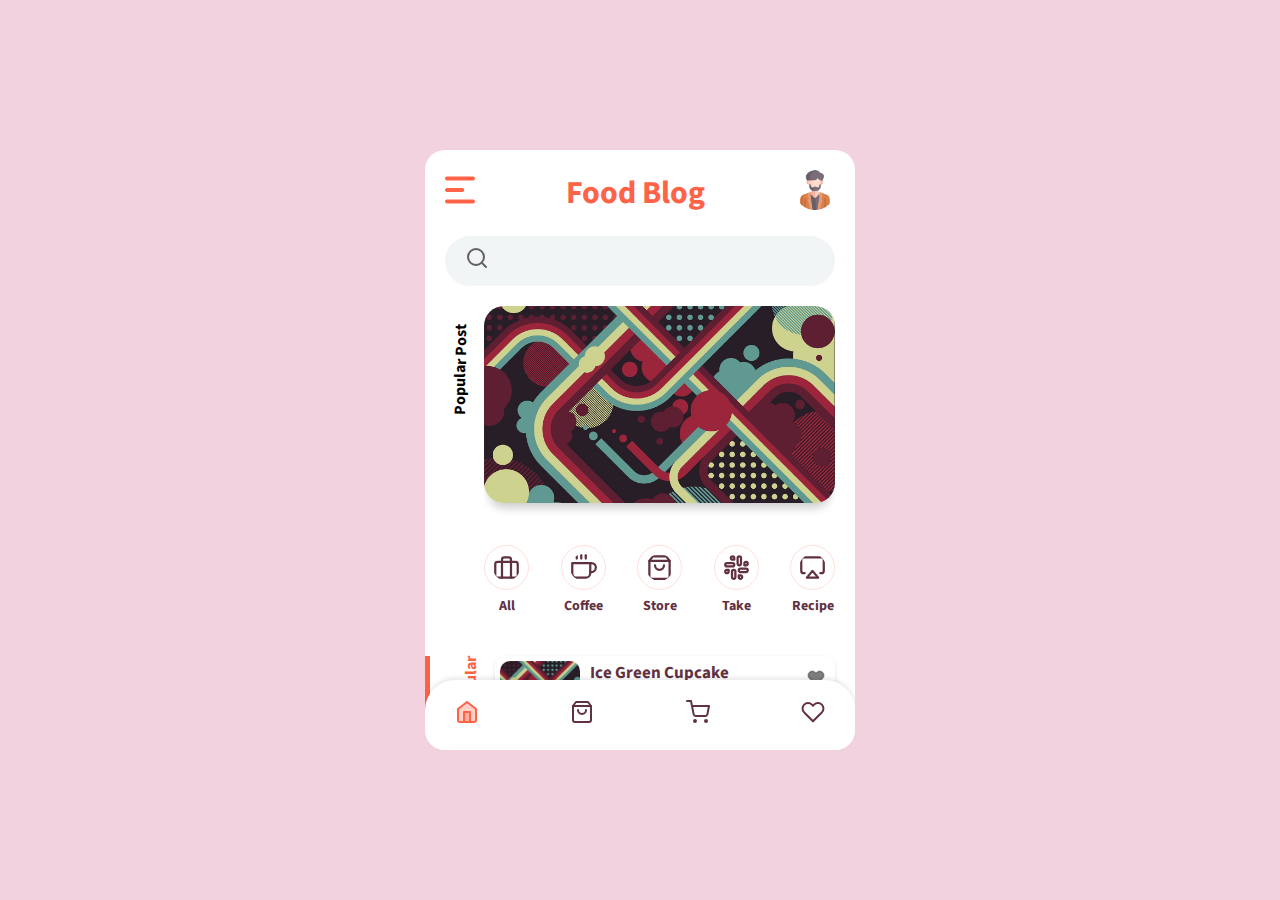
<file: index.html>
<!DOCTYPE html>
<html lang="en">
<head>
    <meta charset="UTF-8">
    <meta name="viewport" content="width=device-width, initial-scale=1.0">
    <title>Document</title>
    <link rel="stylesheet" href="scss/style.css">
    <style>
        body{
            height: 100vh;
        }
    </style>
</head>
<body>
    <iframe id="demoShow" src="home.html" frameborder="0"></iframe>
</body>
</html>
</file>
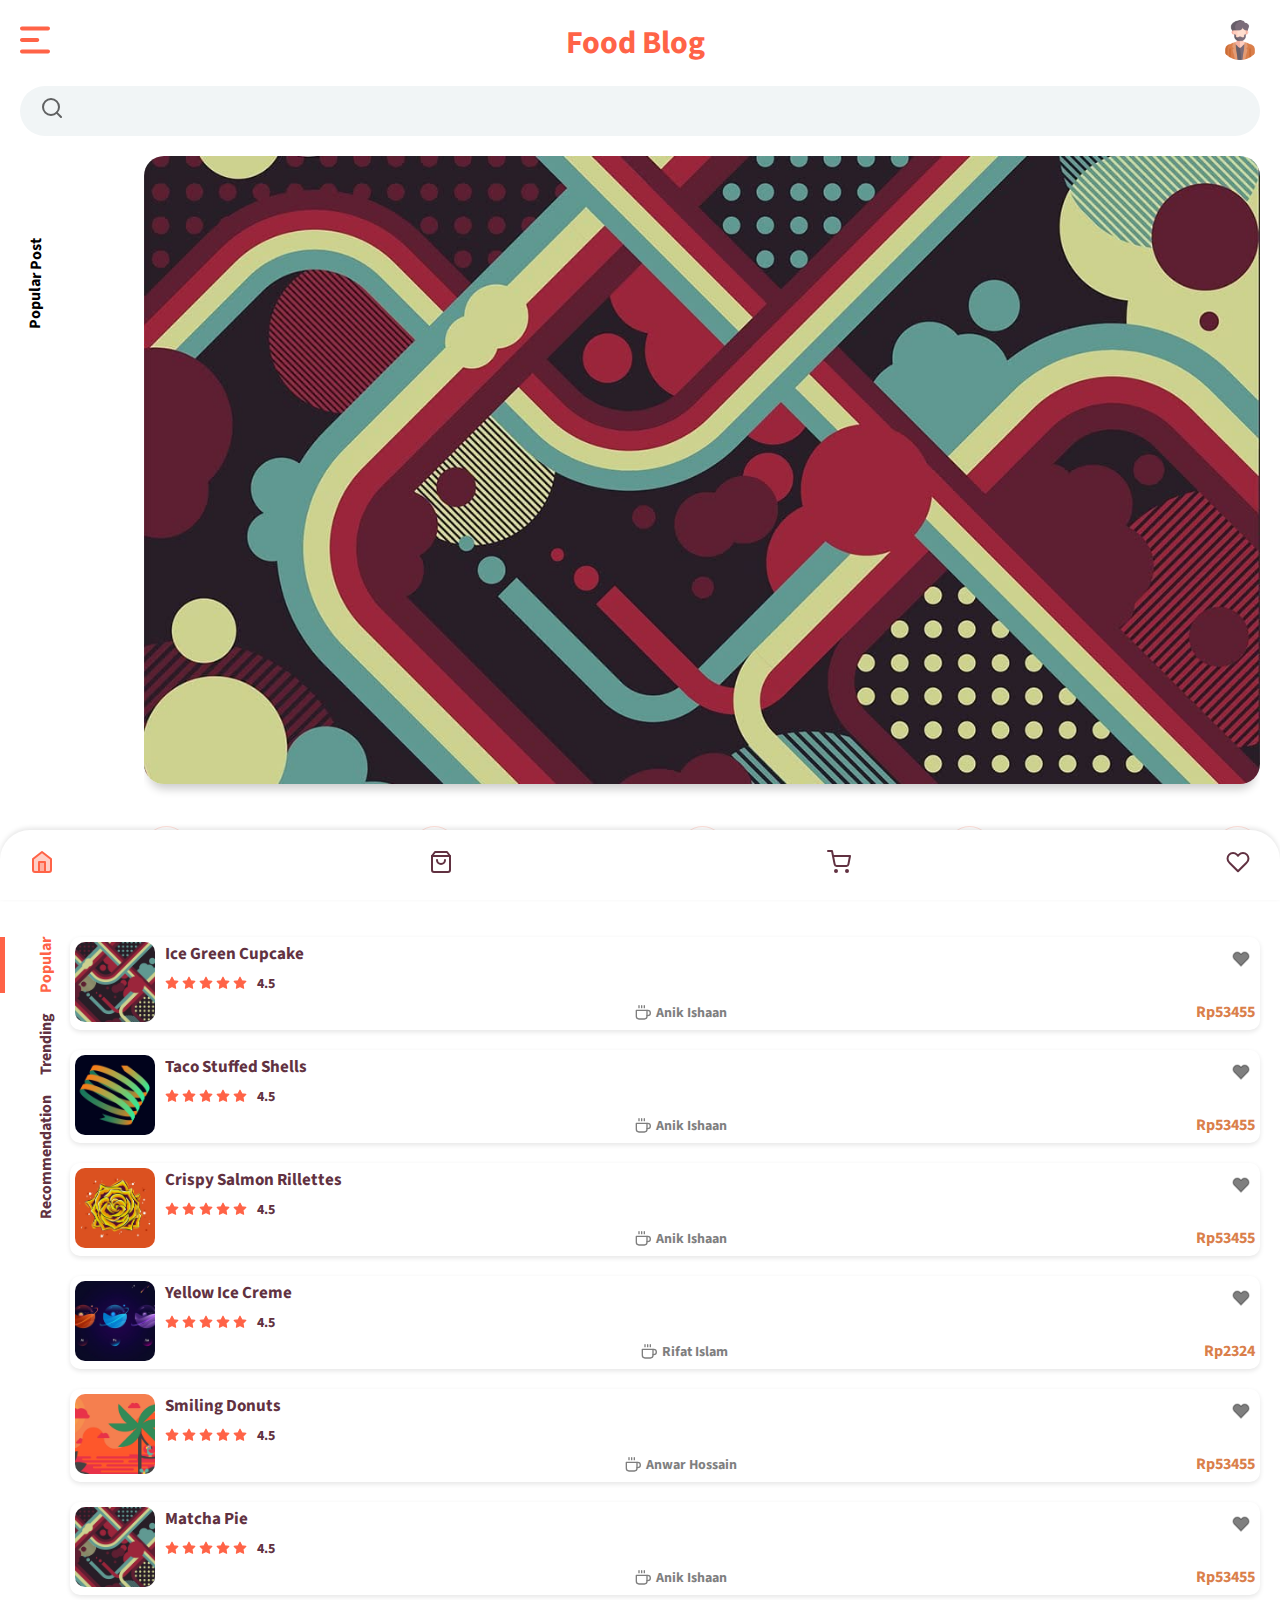
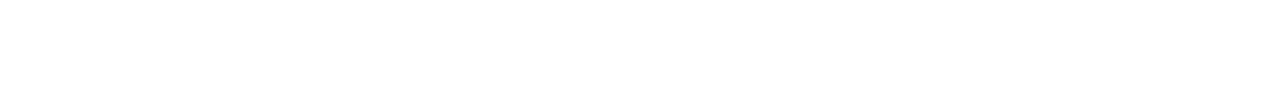
<file: home.html>
<!DOCTYPE html>
<html lang="en">
  <head>
    <meta charset="UTF-8" />
    <meta
      name="viewport"
      content="width=device-width, user-scalable=no, initial-scale=1.0, maximum-scale=1.0, minimum-scale=1.0"
    />
    <meta http-equiv="X-UA-Compatible" content="ie=edge" />
    <link rel="stylesheet" href="scss/style.css" />
    <link rel="stylesheet" href="assets/css/owl.carousel.min.css" />
    <title>Food Blog App</title>
  </head>
  <body>
    <div id="AppWrapper">
      <div class="content">
        <header class="menubar" aria-label="navigation">
          <a href="#" class="foodLog-menu">
            <img src="assets/img/icons/menu.svg" alt="menu" />
          </a>
          <a href="home.html" class="app-title">Food Blog</a>
          <div class="foodLog-avatar">
            <img src="assets/img/avatar.png" alt="avatar" />
          </div>
        </header>
        <!--Menubar End-->

        <form class="foodLog-searchbar" action="" method="get">
          <label for="foodLog-search">
            <i data-feather="search"></i>
          </label>
          <input
            type="search"
            id="foodLog-search"
            name="q"
            autocomplete="off"
          />
        </form>
        <!--Searchbar End-->

        <div class="foodLog-slider-box">
          <p class="title">Popular Post</p>
          <div class="owl-carousel owl-theme foodLog-slider">
            <a href="#" class="item">
              <img src="assets/img/illustration1.jpg" alt="illustration1" />
            </a>
            <a href="#" class="item">
              <img src="assets/img/illustration2.jpg" alt="illustration2" />
            </a>
            <a href="#" class="item">
              <img src="assets/img/illustration3.jpg" alt="illustration3" />
            </a>
            <a href="#" class="item">
              <img src="assets/img/illustration4.jpg" alt="illustration4" />
            </a>
            <a href="#" class="item">
              <img src="assets/img/illustration5.jpg" alt="illustration5" />
            </a>
          </div>
        </div>
        <!--Food Slider End-->

        <div class="foodLog-option">
          <ul>
            <li>
              <a href="#"><i data-feather="briefcase"></i> <span>All</span></a>
            </li>
            <li>
              <a href="#"><i data-feather="coffee"></i> <span>Coffee</span></a>
            </li>
            <li>
              <a href="#"
                ><i data-feather="shopping-bag"></i> <span>Store</span></a
              >
            </li>
            <li>
              <a href="#"><i data-feather="slack"></i> <span>Take</span></a>
            </li>
            <li>
              <a href="#"><i data-feather="airplay"></i> <span>Recipe</span></a>
            </li>
          </ul>
        </div>
        <!--Food Option End-->

        <div class="foodLog-post">
          <ul class="foodLog-tabItem">
            <li class="active"><a href="#" class="popular">Popular</a></li>
            <li><a href="#" class="Trending">Trending</a></li>
            <li><a href="#" class="recommendation">Recommendation</a></li>
          </ul>
          <!--Food Tab Item Trigger End-->

          <div class="foodLog-post-list">
            <div class="post-list">
              <div class="post-thumb">
                <img src="assets/img/illustration1.jpg" alt="thumbnail1" />
              </div>
              <div class="post-meta-data">
                <h2 class="title">
                  <a href="#" class="post-link">Ice Green Cupcake</a>
                </h2>
                <a href="#" class="like-post"><i data-feather="heart"></i></a>
                <div class="post-rating">
                  <ul>
                    <li><i data-feather="star"></i></li>
                    <li><i data-feather="star"></i></li>
                    <li><i data-feather="star"></i></li>
                    <li><i data-feather="star"></i></li>
                    <li><i data-feather="star"></i></li>
                  </ul>
                  <span>4.5</span>
                </div>
                <div class="nameAndPrice">
                  <div
                    class="foodLog-desc"
                    data-desc="Heat the oil in a medium pan over a medium heat. Fry the onion and garlic for 8-10 mins until soft. Add the chorizo and fry for 5 mins more. Tip in the tomatoes and sugar, and season. Bring to a simmer, then add the gnocchi and cook for 8 mins, stirring often, until soft. Heat the grill to high."
                  ></div>
                  <div class="name">
                    <i data-feather="coffee"></i> <span>Anik Ishaan</span>
                  </div>
                  <span class="price">Rp53455</span>
                </div>
              </div>
            </div>
            <!-- Single Post End -->

            <div class="post-list">
              <div class="post-thumb">
                <img src="assets/img/illustration2.jpg" alt="thumbnail1" />
              </div>
              <div class="post-meta-data">
                <h2 class="title">
                  <a href="#" class="post-link">Taco Stuffed Shells</a>
                </h2>
                <a href="#" class="like-post"><i data-feather="heart"></i></a>
                <div class="post-rating">
                  <ul>
                    <li><i data-feather="star"></i></li>
                    <li><i data-feather="star"></i></li>
                    <li><i data-feather="star"></i></li>
                    <li><i data-feather="star"></i></li>
                    <li><i data-feather="star"></i></li>
                  </ul>
                  <span>4.5</span>
                </div>
                <div class="nameAndPrice">
                  <div
                    class="foodLog-desc"
                    data-desc="Heat the oil in a medium pan over a medium heat. Fry the onion and garlic for 8-10 mins until soft. Add the chorizo and fry for 5 mins more. Tip in the tomatoes and sugar, and season. Bring to a simmer, then add the gnocchi and cook for 8 mins, stirring often, until soft. Heat the grill to high."
                  ></div>
                  <div class="name">
                    <i data-feather="coffee"></i> <span>Anik Ishaan</span>
                  </div>
                  <span class="price">Rp53455</span>
                </div>
              </div>
            </div>
            <!-- Single Post End -->

            <div class="post-list">
              <div class="post-thumb">
                <img src="assets/img/illustration3.jpg" alt="thumbnail1" />
              </div>
              <div class="post-meta-data">
                <h2 class="title">
                  <a href="#" class="post-link">Crispy Salmon Rillettes</a>
                </h2>
                <a href="#" class="like-post"><i data-feather="heart"></i></a>
                <div class="post-rating">
                  <ul>
                    <li><i data-feather="star"></i></li>
                    <li><i data-feather="star"></i></li>
                    <li><i data-feather="star"></i></li>
                    <li><i data-feather="star"></i></li>
                    <li><i data-feather="star"></i></li>
                  </ul>
                  <span>4.5</span>
                </div>
                <div class="nameAndPrice">
                  <div
                    class="foodLog-desc"
                    data-desc="Heat the oil in a medium pan over a medium heat. Fry the onion and garlic for 8-10 mins until soft. Add the chorizo and fry for 5 mins more. Tip in the tomatoes and sugar, and season. Bring to a simmer, then add the gnocchi and cook for 8 mins, stirring often, until soft. Heat the grill to high."
                  ></div>
                  <div class="name">
                    <i data-feather="coffee"></i> <span>Anik Ishaan</span>
                  </div>
                  <span class="price">Rp53455</span>
                </div>
              </div>
            </div>
            <!-- Single Post End -->

            <div class="post-list">
              <div class="post-thumb">
                <img src="assets/img/illustration4.jpg" alt="thumbnail1" />
              </div>
              <div class="post-meta-data">
                <h2 class="title">
                  <a href="#" class="post-link">Yellow Ice Creme</a>
                </h2>
                <a href="#" class="like-post"><i data-feather="heart"></i></a>
                <div class="post-rating">
                  <ul>
                    <li><i data-feather="star"></i></li>
                    <li><i data-feather="star"></i></li>
                    <li><i data-feather="star"></i></li>
                    <li><i data-feather="star"></i></li>
                    <li><i data-feather="star"></i></li>
                  </ul>
                  <span>4.5</span>
                </div>
                <div class="nameAndPrice">
                  <div
                    class="foodLog-desc"
                    data-desc="Heat the oil in a medium pan over a medium heat. Fry the onion and garlic for 8-10 mins until soft. Add the chorizo and fry for 5 mins more. Tip in the tomatoes and sugar, and season. Bring to a simmer, then add the gnocchi and cook for 8 mins, stirring often, until soft. Heat the grill to high."
                  ></div>
                  <div class="name">
                    <i data-feather="coffee"></i> <span>Rifat Islam</span>
                  </div>
                  <span class="price">Rp2324</span>
                </div>
              </div>
            </div>
            <!-- Single Post End -->

            <div class="post-list">
              <div class="post-thumb">
                <img src="assets/img/illustration5.jpg" alt="thumbnail1" />
              </div>
              <div class="post-meta-data">
                <h2 class="title">
                  <a href="#" class="post-link">Smiling Donuts</a>
                </h2>
                <a href="#" class="like-post"><i data-feather="heart"></i></a>
                <div class="post-rating">
                  <ul>
                    <li><i data-feather="star"></i></li>
                    <li><i data-feather="star"></i></li>
                    <li><i data-feather="star"></i></li>
                    <li><i data-feather="star"></i></li>
                    <li><i data-feather="star"></i></li>
                  </ul>
                  <span>4.5</span>
                </div>
                <div class="nameAndPrice">
                  <div
                    class="foodLog-desc"
                    data-desc="Heat the oil in a medium pan over a medium heat. Fry the onion and garlic for 8-10 mins until soft. Add the chorizo and fry for 5 mins more. Tip in the tomatoes and sugar, and season. Bring to a simmer, then add the gnocchi and cook for 8 mins, stirring often, until soft. Heat the grill to high."
                  ></div>
                  <div class="name">
                    <i data-feather="coffee"></i> <span>Anwar Hossain</span>
                  </div>
                  <span class="price">Rp53455</span>
                </div>
              </div>
            </div>
            <!-- Single Post End -->

            <div class="post-list">
              <div class="post-thumb">
                <img src="assets/img/illustration1.jpg" alt="thumbnail1" />
              </div>
              <div class="post-meta-data">
                <h2 class="title">
                  <a href="#" class="post-link">Matcha Pie</a>
                </h2>
                <a href="#" class="like-post"><i data-feather="heart"></i></a>
                <div class="post-rating">
                  <ul>
                    <li><i data-feather="star"></i></li>
                    <li><i data-feather="star"></i></li>
                    <li><i data-feather="star"></i></li>
                    <li><i data-feather="star"></i></li>
                    <li><i data-feather="star"></i></li>
                  </ul>
                  <span>4.5</span>
                </div>
                <div class="nameAndPrice">
                  <div
                    class="foodLog-desc"
                    data-desc="Heat the oil in a medium pan over a medium heat. Fry the onion and garlic for 8-10 mins until soft. Add the chorizo and fry for 5 mins more. Tip in the tomatoes and sugar, and season. Bring to a simmer, then add the gnocchi and cook for 8 mins, stirring often, until soft. Heat the grill to high."
                  ></div>
                  <div class="name">
                    <i data-feather="coffee"></i> <span>Anik Ishaan</span>
                  </div>
                  <span class="price">Rp53455</span>
                </div>
              </div>
            </div>
            <!-- Single Post End -->
          </div>
        </div>
        <!--Food Post List End-->

        <div class="foodLog-navbar">
          <ul>
            <li class="active">
              <a href="#"><i data-feather="home"></i></a>
            </li>
            <li>
              <a href="#"><i data-feather="shopping-bag"></i></a>
            </li>
            <li>
              <a href="#"><i data-feather="shopping-cart"></i></a>
            </li>
            <li>
              <a href="#"><i data-feather="heart"></i></a>
            </li>
          </ul>
        </div>
        <!-- Fix Nav Bar -->
      </div>
    </div>

    <div class="sidebar none-showing">
      <div class="foodLog-profile">
        <a href="#" class="close-sidebar"><i data-feather="x"></i></a>
        <img src="assets/img/avatar.png" alt="avatar" />
        <div class="meta-data">
          <h3 class="name">Anik Ishaan</h3>
          <p>ID: <span>34534</span></p>
        </div>
      </div>
      <ul class="menu-list">
        <li class="divide"></li>
        <li class="active">
          <a href="#"><i data-feather="home"></i>Home</a>
        </li>
        <li>
          <a href="#"><i data-feather="user"></i>Profile</a>
        </li>
        <li>
          <a href="#"><i data-feather="map-pin"></i>Nearby me</a>
        </li>
        <li>
          <a href="#"><i data-feather="watch"></i>Watch</a>
        </li>
        <li>
          <a href="#"><i data-feather="bell"></i>Notification</a>
        </li>
        <li>
          <a href="#"><i data-feather="settings"></i>Settings</a>
        </li>
        <li>
          <a href="#"><i data-feather="headphones"></i>Support</a>
        </li>

        <li class="divide"></li>

        <li>
          <a href="#"><i data-feather="user"></i>Profile</a>
        </li>
        <li>
          <a href="#"><i data-feather="map-pin"></i>Nearby me</a>
        </li>
        <li>
          <a href="#"><i data-feather="watch"></i>Watch</a>
        </li>
        <li>
          <a href="#"><i data-feather="bell"></i>Notification</a>
        </li>
        <li>
          <a href="#"><i data-feather="settings"></i>Settings</a>
        </li>
        <li>
          <a href="#"><i data-feather="headphones"></i>Support</a>
        </li>
      </ul>
    </div>

    <script src="assets/js/jquery.js"></script>
    <script src="assets/js/owl.carousel.min.js"></script>
    <script src="assets/js/feather.min.js"></script>
    <script src="assets/js/main.js"></script>
  </body>
</html>
</file>
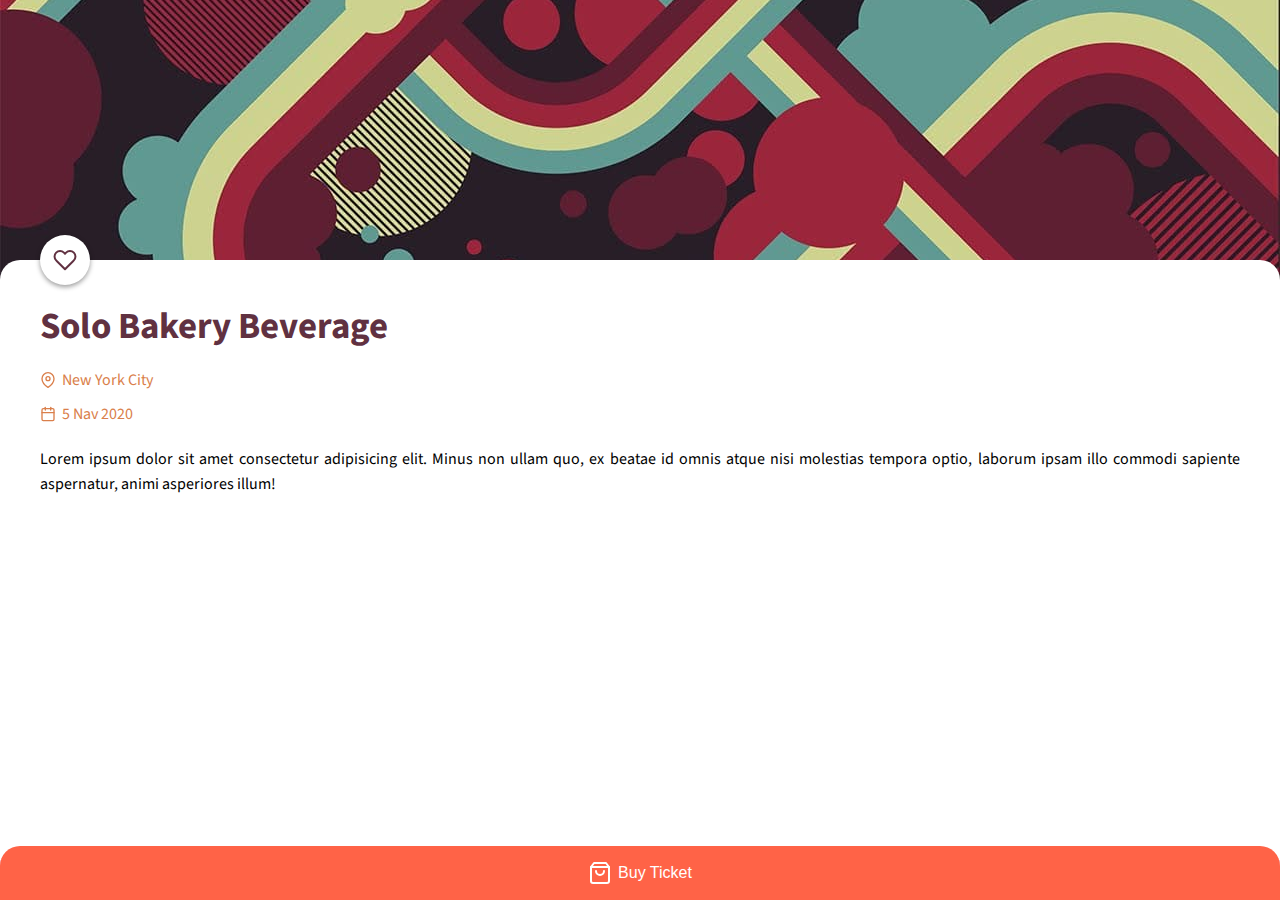
<file: single.html>
<!DOCTYPE html>
<html lang="en">
  <head>
    <meta charset="UTF-8" />
    <meta name="viewport" content="width=device-width, initial-scale=1.0" />
    <title>Document</title>
    <link rel="stylesheet" href="scss/style.css" />
  </head>
  <body>
    <div id="singlePageWrapper">
      <div class="container">
        <div class="foodLog-thumbnail">
          <img src="assets/img/illustration1.jpg" alt="thumbnail1" />
        </div>
        <div class="foodLog-post-content">
          <div class="innerBox">
            <a href="#" class="foodLog-post-rating"
              ><i data-feather="heart"></i
            ></a>
            <h1 class="post-title">
              Solo Bakery Beverage
            </h1>
            <ul class="meta-data">
              <li><i data-feather="map-pin"></i> New York City</li>
              <li><i data-feather="calendar"></i> 5 Nav 2020</li>
            </ul>
            <div class="info">
              <p>
                Lorem ipsum dolor sit amet consectetur adipisicing elit. Minus
                non ullam quo, ex beatae id omnis atque nisi molestias tempora
                optio, laborum ipsam illo commodi sapiente aspernatur, animi
                asperiores illum!
              </p>
            </div>
            <button type="button" class="buy-btn">
              <i data-feather="shopping-bag"></i> Buy Ticket
            </button>
          </div>
        </div>
      </div>
    </div>

    <script src="assets/js/jquery.js"></script>
    <script src="assets/js/feather.min.js"></script>
    <script src="assets/js/owl.carousel.min.js"></script>
    <script src="assets/js/main.js"></script>
  </body>
</html>
</file>
<file: scss/style.css>
/*
  All Mixin
*/
@import url("https://fonts.googleapis.com/css2?family=Source+Sans+Pro&display=swap");
* {
  -webkit-box-sizing: border-box;
          box-sizing: border-box;
}

html {
  font-family: "Source Sans Pro", sans-serif;
}

body {
  background-color: #f2d2df;
  width: 100%;
  display: -webkit-box;
  display: -ms-flexbox;
  display: flex;
  -webkit-box-pack: center;
      -ms-flex-pack: center;
          justify-content: center;
  -webkit-box-align: center;
      -ms-flex-align: center;
          align-items: center;
  margin: 0;
  padding: 0;
  overflow-x: hidden;
  overflow-y: scroll;
}

.divide {
  width: 90%;
  background-color: white;
  margin: 30px auto;
  height: 1px;
}

a {
  text-decoration: none;
  color: #613141;
}

a.closeOuterItem {
  position: fixed;
  top: 15px;
  left: 15px;
  z-index: 200;
  color: white;
}

#AppWrapper {
  position: relative;
  background-color: white;
  width: 100%;
  padding: 0 20px;
}

#AppWrapper header.menubar {
  width: 100%;
  margin-top: 20px;
  display: -webkit-box;
  display: -ms-flexbox;
  display: flex;
  -webkit-box-pack: justify;
      -ms-flex-pack: justify;
          justify-content: space-between;
  -webkit-box-align: center;
      -ms-flex-align: center;
          align-items: center;
}

#AppWrapper header.menubar .foodLog-menu {
  width: 30px;
  cursor: pointer;
}

#AppWrapper header.menubar a.app-title {
  font-size: 2rem;
  color: tomato;
  font-weight: bold;
}

#AppWrapper header.menubar .foodLog-avatar {
  width: 40px;
}

#AppWrapper header.menubar .foodLog-avatar img {
  width: 100%;
  height: auto;
  border-radius: 50%;
}

#AppWrapper .foodLog-searchbar {
  width: 100%;
  background-color: #f1f5f6;
  padding: 10px 20px;
  margin: 20px 0;
  border-radius: 230px;
  display: -webkit-box;
  display: -ms-flexbox;
  display: flex;
  -webkit-box-align: center;
      -ms-flex-align: center;
          align-items: center;
}

#AppWrapper .foodLog-searchbar label {
  width: 25px;
  opacity: 0.6;
}

#AppWrapper .foodLog-searchbar input {
  -webkit-box-flex: 1;
      -ms-flex: 1;
          flex: 1;
  border: none;
  outline: none;
  background-color: transparent;
  height: 100%;
  font-size: 20px;
  padding-left: 10px;
}

#AppWrapper .foodLog-slider-box {
  position: relative;
}

#AppWrapper .foodLog-slider-box .title {
  -webkit-transform: rotate(271deg);
          transform: rotate(271deg);
  position: absolute;
  left: -30px;
  top: 15%;
  font-weight: bold;
  font-size: 100%;
  z-index: 2;
}

#AppWrapper .foodLog-slider-box .owl-stage-outer {
  padding: 0 0 20px 0;
}

#AppWrapper .foodLog-slider-box .foodLog-slider {
  width: 90%;
  margin-left: 10%;
}

#AppWrapper .foodLog-slider-box .foodLog-slider .item img {
  border-radius: 20px;
  -webkit-box-shadow: 0 10px 10px -5px rgba(0, 0, 0, 0.2);
          box-shadow: 0 10px 10px -5px rgba(0, 0, 0, 0.2);
}

#AppWrapper .foodLog-option {
  padding-left: 10%;
}

#AppWrapper .foodLog-option ul {
  list-style-type: none;
  margin: 0;
  padding: 0;
  display: -webkit-box;
  display: -ms-flexbox;
  display: flex;
  -webkit-box-pack: justify;
      -ms-flex-pack: justify;
          justify-content: space-between;
}

#AppWrapper .foodLog-option li {
  display: inline-block;
  text-align: center;
}

#AppWrapper .foodLog-option li:hover svg {
  background-color: tomato;
  stroke: white;
}

#AppWrapper .foodLog-option li a {
  color: #613141;
}

#AppWrapper .foodLog-option li span {
  text-transform: capitalize;
  font-size: 14px;
  font-weight: bold;
  -webkit-user-select: none;
     -moz-user-select: none;
      -ms-user-select: none;
          user-select: none;
  display: block;
}

#AppWrapper .foodLog-option li svg {
  width: 45px;
  height: auto;
  padding: 8px;
  border-radius: 50%;
  border: 1px solid rgba(255, 99, 71, 0.2);
  -webkit-transition: all 0.5s;
  transition: all 0.5s;
}

#AppWrapper .foodLog-post {
  position: relative;
  margin: 40px 0 90px 0;
}

#AppWrapper .foodLog-post .foodLog-tabItem {
  position: absolute;
  left: -20px;
  top: 0;
  list-style-type: none;
  margin: 0;
  padding: 0;
}

#AppWrapper .foodLog-post .foodLog-tabItem li {
  -webkit-writing-mode: vertical-rl;
      -ms-writing-mode: tb-rl;
          writing-mode: vertical-rl;
  text-orientation: mixed;
  font-weight: bold;
  margin-bottom: 20px;
  -webkit-transform: rotate(180deg);
          transform: rotate(180deg);
  border-right: 5px solid transparent;
  -webkit-transition: all 0.5s;
  transition: all 0.5s;
}

#AppWrapper .foodLog-post .foodLog-tabItem li.active {
  border-color: tomato;
}

#AppWrapper .foodLog-post .foodLog-tabItem li.active a {
  color: tomato;
}

#AppWrapper .foodLog-post .foodLog-tabItem li a {
  padding: 0 30px 0 0;
  display: block;
}

#AppWrapper .foodLog-post .foodLog-post-list {
  width: calc(100% - 50px);
  margin-left: auto;
}

#AppWrapper .foodLog-post .foodLog-post-list .post-list {
  display: -webkit-box;
  display: -ms-flexbox;
  display: flex;
  padding: 5px;
  margin-bottom: 20px;
  background-color: white;
  -webkit-box-shadow: 0 2px 5px rgba(0, 0, 0, 0.1);
          box-shadow: 0 2px 5px rgba(0, 0, 0, 0.1);
  border-radius: 10px;
  -webkit-transition: all 0.3s;
  transition: all 0.3s;
}

#AppWrapper .foodLog-post .foodLog-post-list .post-list:hover {
  -webkit-box-shadow: 0 5px 10px rgba(0, 0, 0, 0.1);
          box-shadow: 0 5px 10px rgba(0, 0, 0, 0.1);
}

#AppWrapper .foodLog-post .foodLog-post-list .post-list .post-thumb {
  width: 80px;
  height: 80px;
  border-radius: 10px;
  overflow: hidden;
}

#AppWrapper .foodLog-post .foodLog-post-list .post-list .post-thumb img {
  width: 100%;
  height: 100%;
  -o-object-fit: cover;
     object-fit: cover;
}

#AppWrapper .foodLog-post .foodLog-post-list .post-list .post-meta-data {
  position: relative;
  -webkit-box-flex: 1;
      -ms-flex: 1;
          flex: 1;
  margin-left: 10px;
}

#AppWrapper .foodLog-post .foodLog-post-list .post-list .post-meta-data .title {
  margin: 0 0 5px 0;
  font-size: 17px;
}

#AppWrapper .foodLog-post .foodLog-post-list .post-list .post-meta-data .title a {
  color: #613141;
}

#AppWrapper .foodLog-post .foodLog-post-list .post-list .post-meta-data .like-post {
  position: absolute;
  right: 5px;
  top: 5px;
}

#AppWrapper .foodLog-post .foodLog-post-list .post-list .post-meta-data .like-post svg {
  width: 18px;
  stroke: rgba(0, 0, 0, 0.3);
  fill: rgba(0, 0, 0, 0.5);
}

#AppWrapper .foodLog-post .foodLog-post-list .post-list .post-meta-data .post-rating {
  display: -webkit-box;
  display: -ms-flexbox;
  display: flex;
}

#AppWrapper .foodLog-post .foodLog-post-list .post-list .post-meta-data .post-rating ul {
  list-style-type: none;
  margin: 0;
  padding: 0;
}

#AppWrapper .foodLog-post .foodLog-post-list .post-list .post-meta-data .post-rating li {
  display: inline-block;
}

#AppWrapper .foodLog-post .foodLog-post-list .post-list .post-meta-data .post-rating li svg {
  width: 14px;
  fill: tomato;
  stroke: tomato;
}

#AppWrapper .foodLog-post .foodLog-post-list .post-list .post-meta-data .post-rating span {
  font-size: 14px;
  margin-top: 3px;
  margin-left: 10px;
  font-weight: bold;
  color: #613141;
}

#AppWrapper .foodLog-post .foodLog-post-list .post-list .post-meta-data .nameAndPrice {
  display: -webkit-box;
  display: -ms-flexbox;
  display: flex;
  -webkit-box-pack: justify;
      -ms-flex-pack: justify;
          justify-content: space-between;
}

#AppWrapper .foodLog-post .foodLog-post-list .post-list .post-meta-data .nameAndPrice .name {
  display: -webkit-box;
  display: -ms-flexbox;
  display: flex;
  -webkit-box-align: center;
      -ms-flex-align: center;
          align-items: center;
  opacity: 0.5;
}

#AppWrapper .foodLog-post .foodLog-post-list .post-list .post-meta-data .nameAndPrice .name svg {
  width: 16px;
}

#AppWrapper .foodLog-post .foodLog-post-list .post-list .post-meta-data .nameAndPrice .name span {
  font-weight: bold;
  font-size: 14px;
  margin-left: 5px;
}

#AppWrapper .foodLog-post .foodLog-post-list .post-list .post-meta-data .nameAndPrice .price {
  color: #da7f4b;
  font-weight: bold;
}

#AppWrapper .foodLog-navbar {
  position: fixed;
  bottom: 0;
  left: 0;
  z-index: 100;
  background-color: white;
  -webkit-box-shadow: 0 -2px 5px rgba(0, 0, 0, 0.1);
          box-shadow: 0 -2px 5px rgba(0, 0, 0, 0.1);
  border-radius: 30px 30px 0 0;
  width: 100%;
  padding: 0 30px;
}

#AppWrapper .foodLog-navbar ul {
  list-style-type: none;
  margin: 0;
  padding: 0;
  display: -webkit-box;
  display: -ms-flexbox;
  display: flex;
  -webkit-box-pack: justify;
      -ms-flex-pack: justify;
          justify-content: space-between;
}

#AppWrapper .foodLog-navbar li {
  padding: 20px 0;
}

#AppWrapper .foodLog-navbar li.active svg {
  stroke: tomato;
  fill: rgba(255, 99, 71, 0.3);
  -webkit-transition: all 0.7s;
  transition: all 0.7s;
}

.sidebar {
  position: fixed;
  top: 0;
  left: 0;
  background-color: tomato;
  width: 100%;
  height: 100%;
  padding: 20px;
  z-index: 100;
  -webkit-transform-origin: left;
          transform-origin: left;
  border-radius: 0 0 0 0;
  overflow-x: hidden;
  overflow-y: auto;
  -webkit-transition: all 0.5s;
  transition: all 0.5s;
}

.sidebar.none-showing {
  -webkit-transform: perspective(500px) rotateY(90deg);
          transform: perspective(500px) rotateY(90deg);
  border-radius: 0 50% 50% 0;
}

.sidebar .foodLog-profile {
  display: -webkit-box;
  display: -ms-flexbox;
  display: flex;
  -webkit-box-align: center;
      -ms-flex-align: center;
          align-items: center;
}

.sidebar .foodLog-profile .close-sidebar {
  position: absolute;
  right: 15px;
  top: 15px;
  color: white;
}

.sidebar .foodLog-profile .close-sidebar svg {
  width: 30px;
  height: auto;
}

.sidebar .foodLog-profile img {
  width: 80px;
  border-radius: 50%;
  margin-right: 10px;
}

.sidebar .foodLog-profile .meta-data {
  color: white;
}

.sidebar .foodLog-profile .meta-data .name {
  margin: 0 0 10px 0;
}

.sidebar .menu-list {
  list-style-type: none;
  margin: 0;
  padding: 0;
  width: 90%;
}

.sidebar li:not(.divide) {
  margin-bottom: 10px;
}

.sidebar li.active a {
  background-color: white;
  color: #333333;
  border-radius: 0 20px 20px 0;
  -webkit-box-shadow: 0 2px 5px rgba(0, 0, 0, 0.2);
          box-shadow: 0 2px 5px rgba(0, 0, 0, 0.2);
}

.sidebar li a {
  padding: 10px;
  -webkit-transition: all 0.5s;
  transition: all 0.5s;
  display: -webkit-box;
  display: -ms-flexbox;
  display: flex;
  -webkit-box-align: center;
      -ms-flex-align: center;
          align-items: center;
  color: white;
}

.sidebar li a:hover {
  border-radius: 0 20px 20px 0;
  background-color: white;
  color: #333;
  -webkit-box-shadow: 0 2px 5px rgba(0, 0, 0, 0.2);
          box-shadow: 0 2px 5px rgba(0, 0, 0, 0.2);
}

.sidebar li a svg {
  margin-right: 10px;
}

#demoShow {
  width: 100%;
  height: 100vh;
}

@media (min-width: 451px) {
  #demoShow {
    width: 430px;
    height: 600px;
    border-radius: 20px;
  }
}

/* width */
::-webkit-scrollbar {
  width: 0;
}

/* Track */
::-webkit-scrollbar-track {
  background: #f1f1f1;
}

/* Handle */
::-webkit-scrollbar-thumb {
  background: #888;
}

/* Handle on hover */
::-webkit-scrollbar-thumb:hover {
  background: #555;
}

#singlePageWrapper {
  width: 100%;
  position: relative;
}

#singlePageWrapper .foodLog-thumbnail img {
  width: 100%;
  height: 300px;
  -o-object-fit: cover;
     object-fit: cover;
}

.foodLog-post-content {
  position: fixed;
  bottom: 40px;
  background-color: white;
  border-radius: 20px 20px 0 0;
  padding: 40px 40px 20px 40px;
  margin-top: -30px;
  width: 100%;
  height: calc(100% - 300px);
  z-index: 101;
  -webkit-animation: showing 0.4s ease-in-out;
          animation: showing 0.4s ease-in-out;
}

.foodLog-post-content .foodLog-post-rating {
  position: absolute;
  top: -25px;
  left: 40px;
  background-color: white;
  width: 50px;
  height: 50px;
  line-height: 65px;
  text-align: center;
  border-radius: 50%;
  -webkit-box-shadow: 0 2px 5px rgba(0, 0, 0, 0.4);
          box-shadow: 0 2px 5px rgba(0, 0, 0, 0.4);
}

.foodLog-post-content .foodLog-post-rating.active svg {
  -webkit-transition: all 0.4s;
  transition: all 0.4s;
  stroke: tomato;
  fill: tomato;
}

.foodLog-post-content .innerBox {
  height: 100%;
  overflow-y: auto;
  overflow-x: hidden;
}

.foodLog-post-content .post-title {
  color: #613141;
  font-size: 2.3rem;
  margin: 0;
}

.foodLog-post-content .meta-data {
  list-style-type: none;
  margin: 0;
  padding: 0;
  margin: 10px 0;
}

.foodLog-post-content .meta-data li {
  display: -webkit-box;
  display: -ms-flexbox;
  display: flex;
  -webkit-box-align: center;
      -ms-flex-align: center;
          align-items: center;
  padding: 6px 0;
  color: #da7f4b;
}

.foodLog-post-content .meta-data li svg {
  width: 16px;
  height: auto;
  margin-right: 6px;
}

.foodLog-post-content .info p {
  line-height: 25px;
  text-align: justify;
}

.foodLog-post-content .buy-btn {
  position: fixed;
  bottom: 0;
  left: 0;
  width: 100%;
  background-color: tomato;
  color: white;
  border-radius: 20px 20px 0 0;
  font-size: 16px;
  padding: 15px;
  border: none;
  outline: none;
  display: -webkit-box;
  display: -ms-flexbox;
  display: flex;
  -webkit-box-pack: center;
      -ms-flex-pack: center;
          justify-content: center;
  -webkit-box-align: center;
      -ms-flex-align: center;
          align-items: center;
}

.foodLog-post-content .buy-btn svg {
  margin-right: 6px;
}

@-webkit-keyframes showing {
  0% {
    -webkit-transform: translateY(110%);
            transform: translateY(110%);
    opacity: 0;
  }
  100% {
    -webkit-transform: translateY(0%);
            transform: translateY(0%);
    opacity: 1;
  }
}

@keyframes showing {
  0% {
    -webkit-transform: translateY(110%);
            transform: translateY(110%);
    opacity: 0;
  }
  100% {
    -webkit-transform: translateY(0%);
            transform: translateY(0%);
    opacity: 1;
  }
}
/*# sourceMappingURL=style.css.map */
</file>
